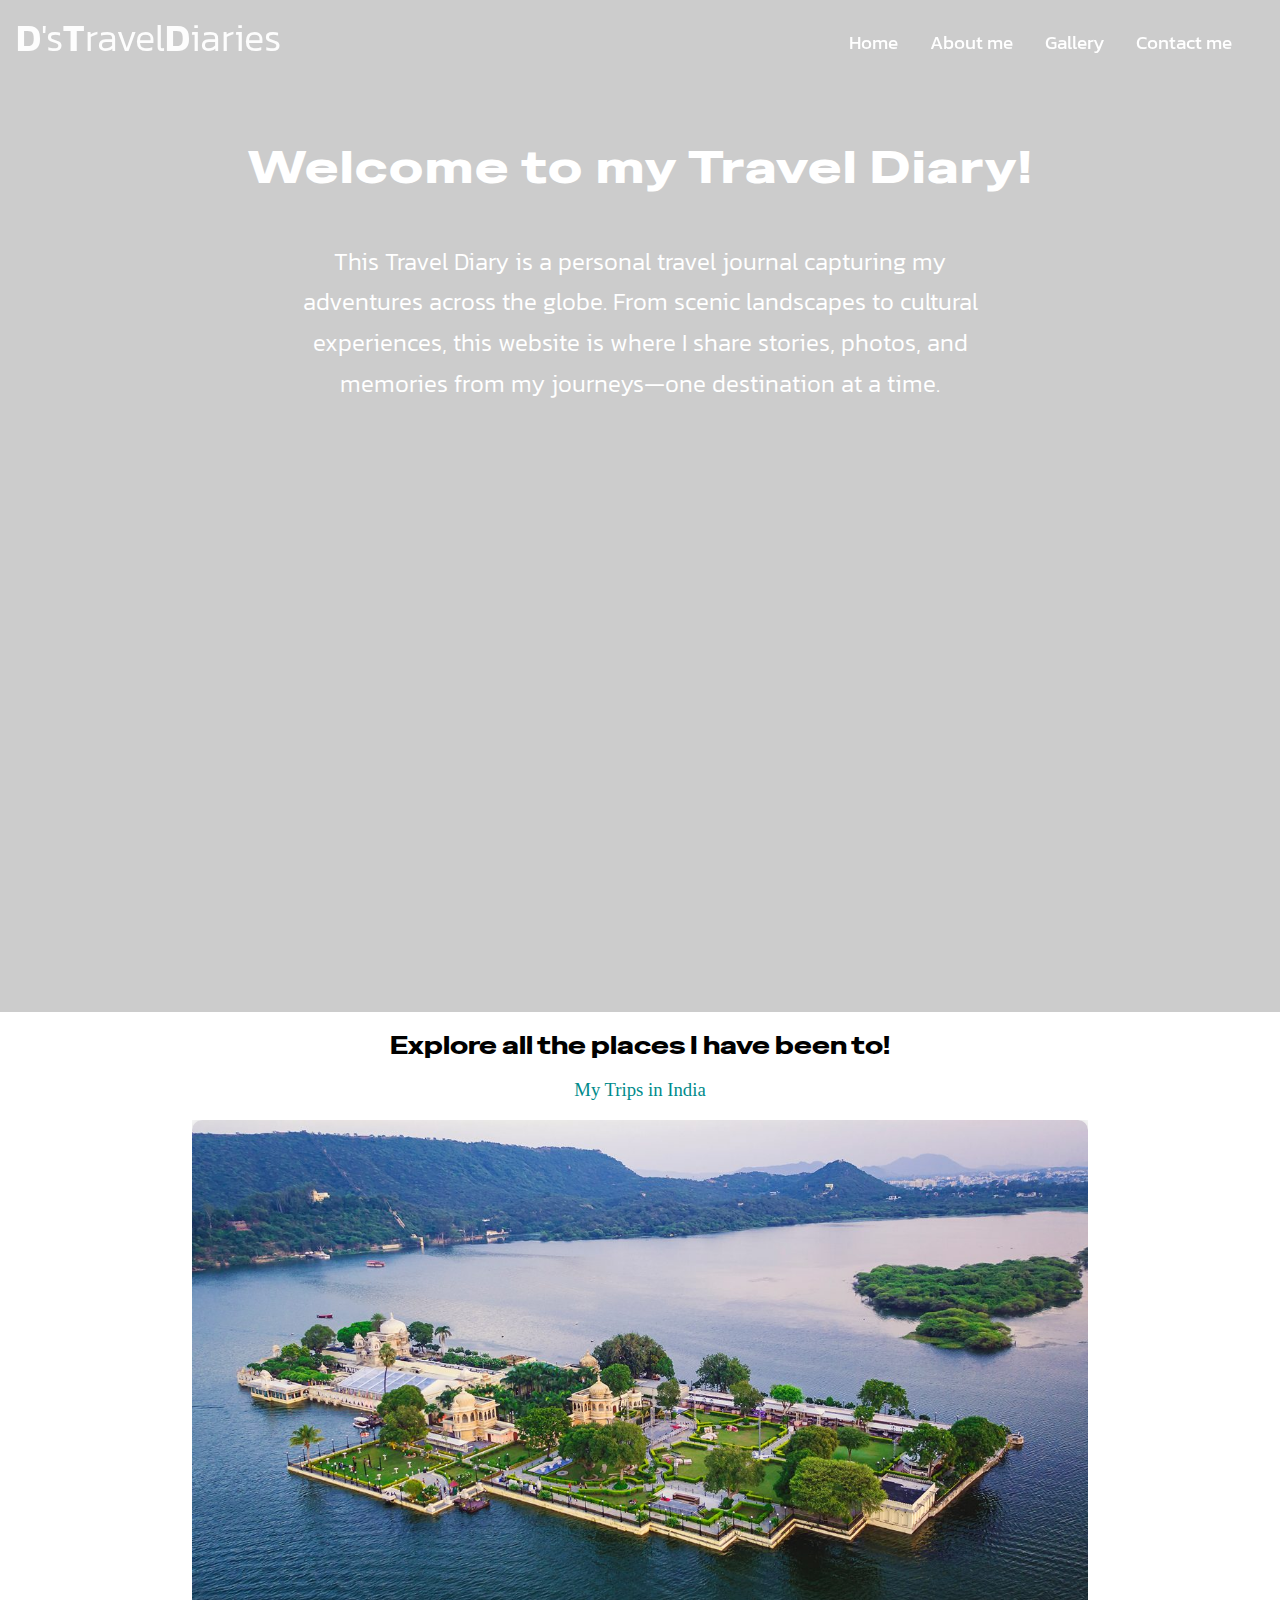
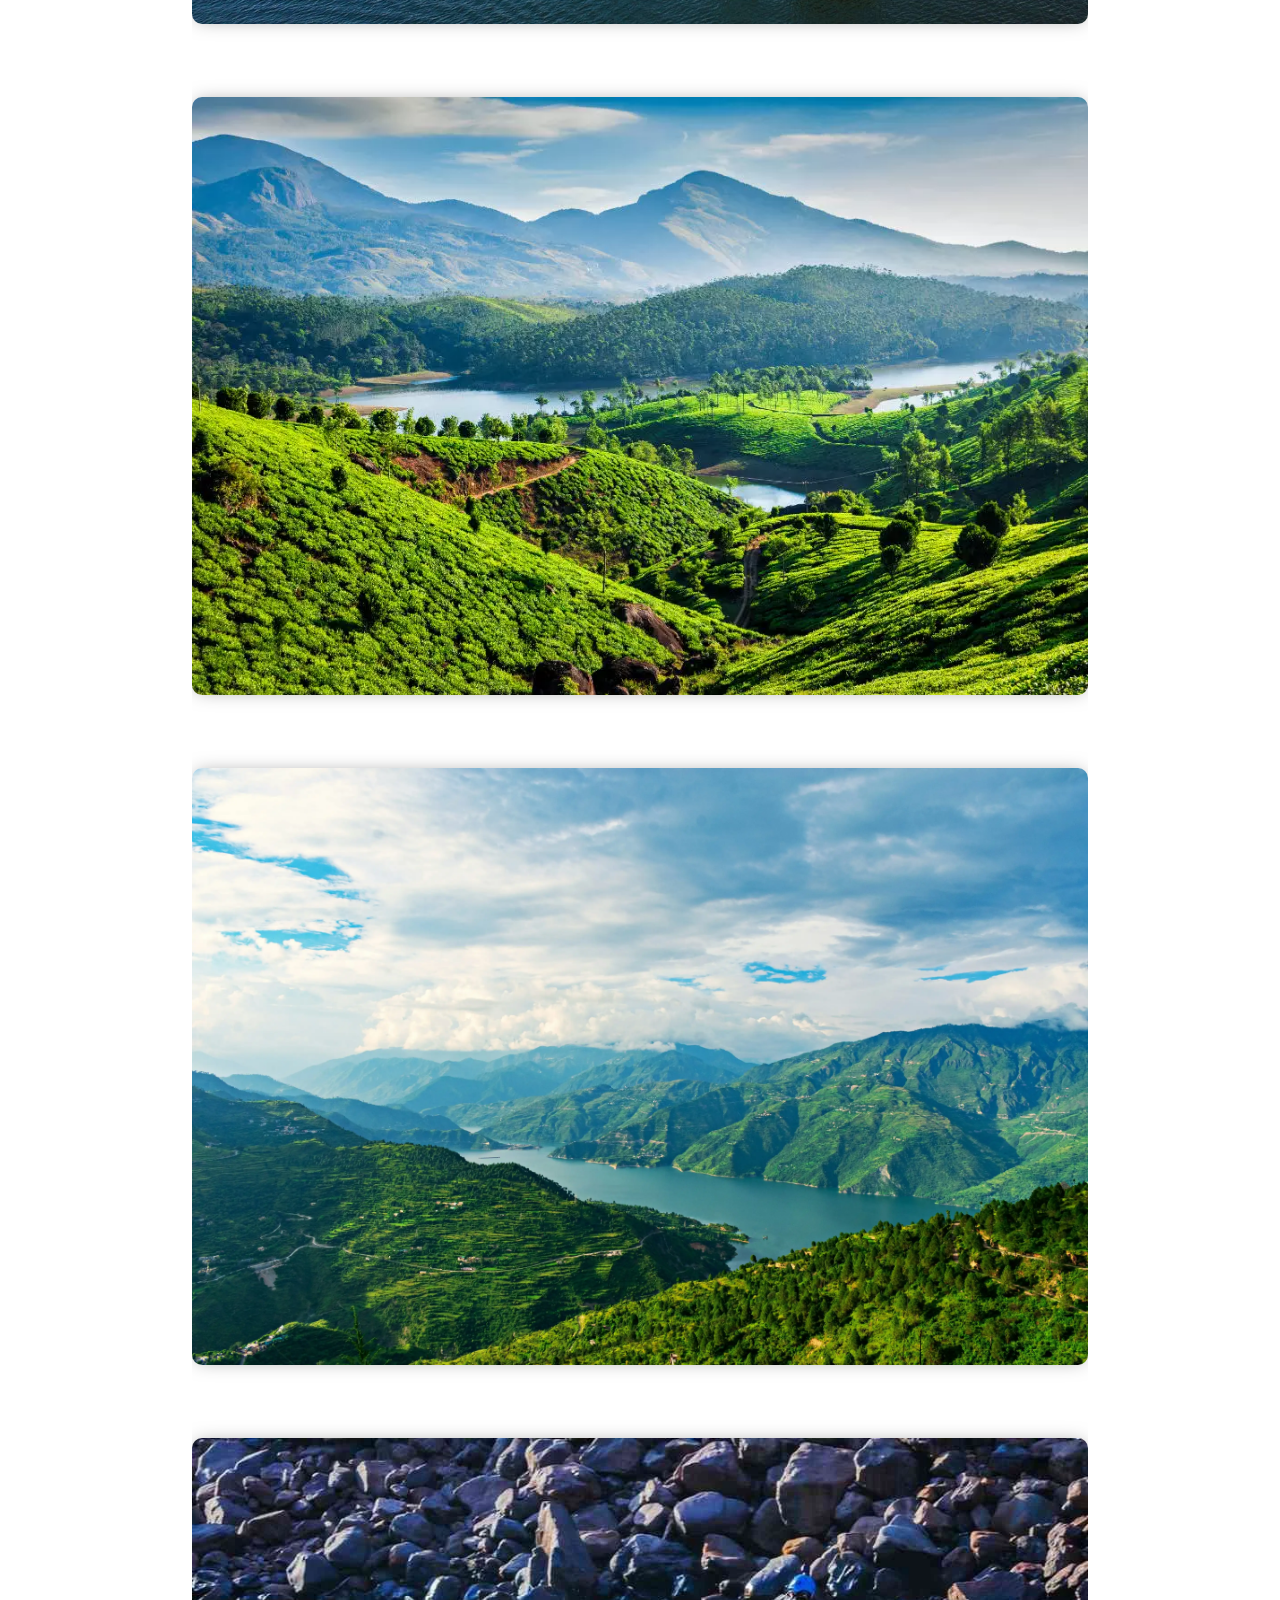
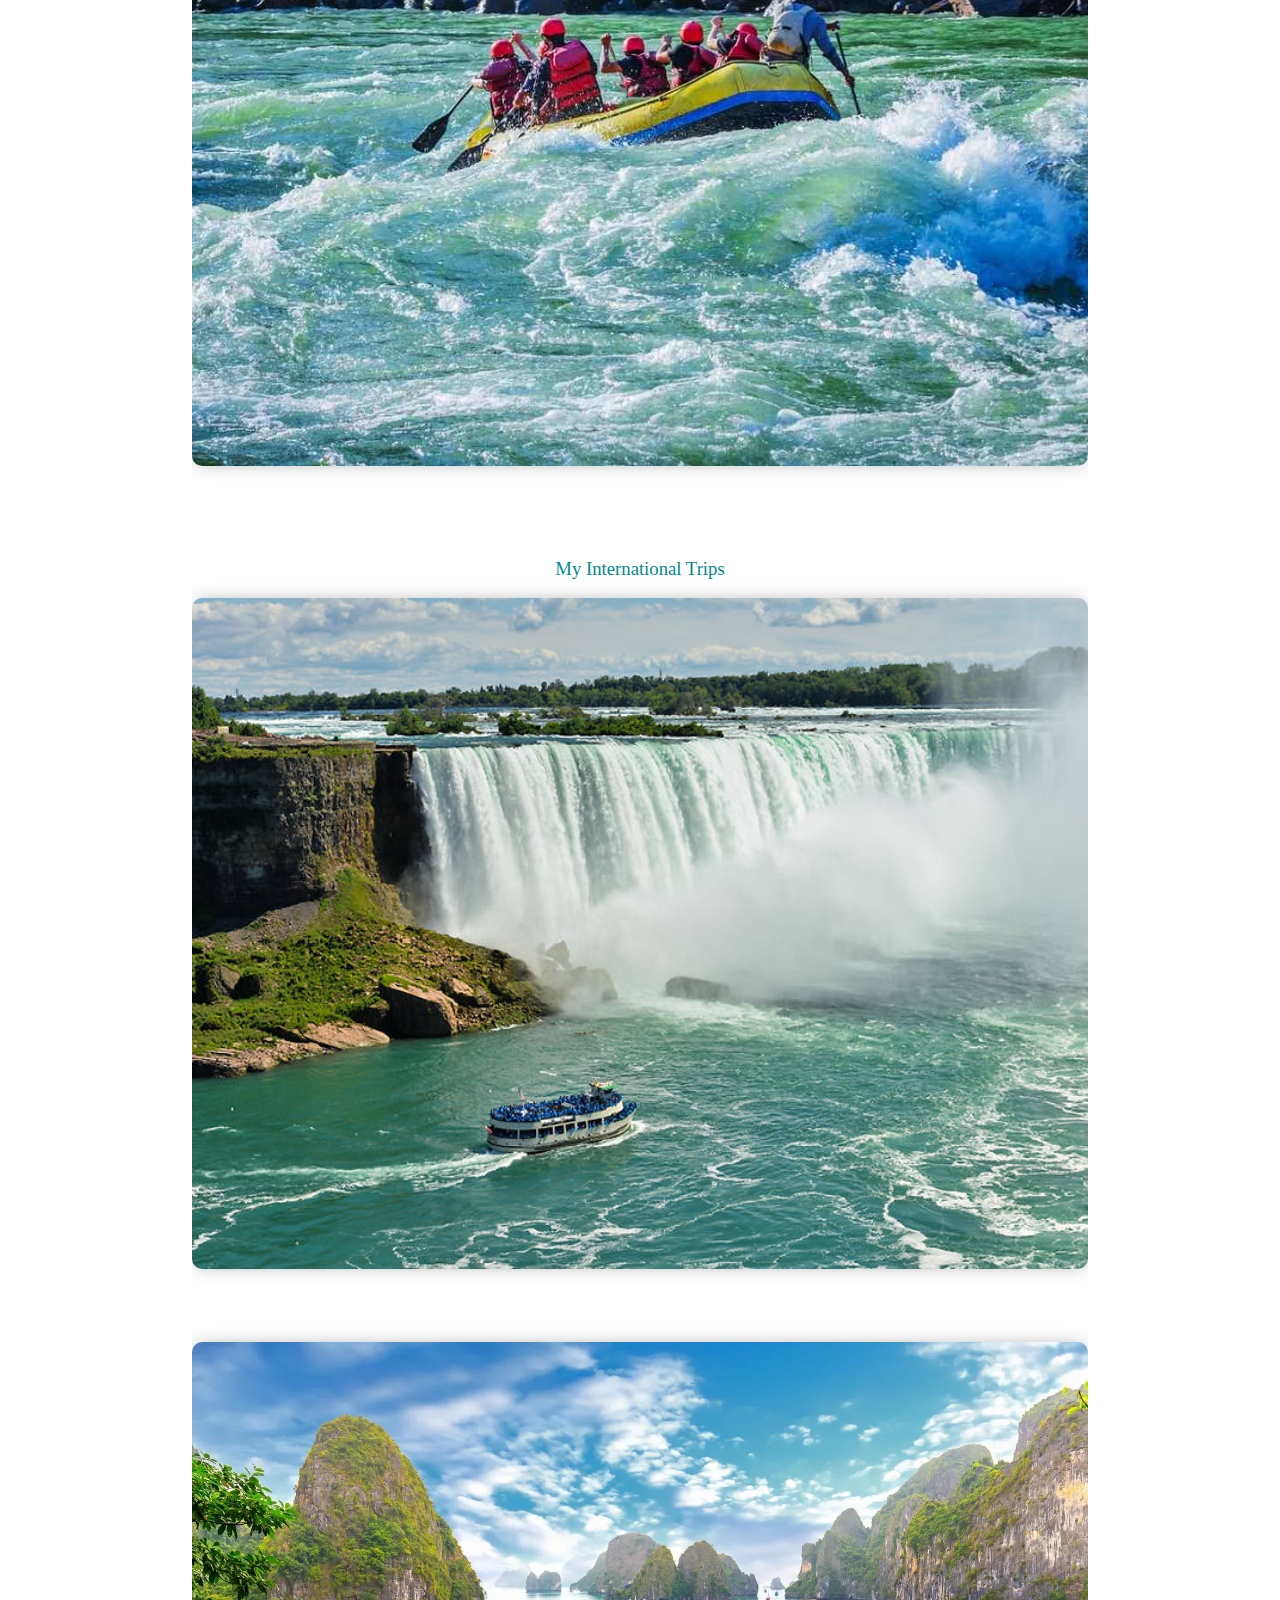
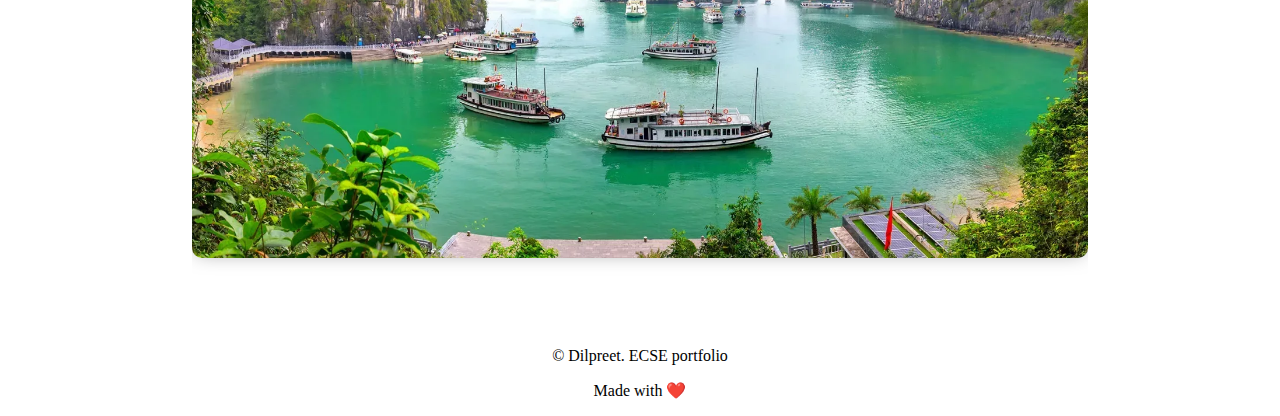
<file: index.html>
<!DOCTYPE html>
<html lang="en">
<head>
    <meta charset="UTF-8">
    <meta name="viewport" content="width=device-width, initial-scale=1.0">

    <link rel="stylesheet" href="https://cdnjs.cloudflare.com/ajax/libs/font-awesome/6.7.2/css/all.min.css" integrity="sha512-Evv84Mr4kqVGRNSgIGL/F/aIDqQb7xQ2vcrdIwxfjThSH8CSR7PBEakCr51Ck+w+/U6swU2Im1vVX0SVk9ABhg==" crossorigin="anonymous" referrerpolicy="no-referrer" />

    <link rel="preconnect" href="https://fonts.googleapis.com">
    <link rel="preconnect" href="https://fonts.gstatic.com" crossorigin>
    <link href="https://fonts.googleapis.com/css2?family=Gravitas+One&family=Great+Vibes&family=Kanit:ital,wght@0,100;0,200;0,300;0,400;0,500;0,600;0,700;0,800;0,900;1,100;1,200;1,300;1,400;1,500;1,600;1,700;1,800;1,900&family=Lexend:wght@100..900&family=Special+Gothic+Expanded+One&display=swap" rel="stylesheet">
    <link href="style.css" rel="stylesheet">
    <link href="style2.css" rel="stylesheet">
    <link href="responsive.css" rel="stylesheet">
    <title>Travel Diary</title>
</head>


<body style="background: white">
    <nav class="navbar">
        <div class="container flex">
        <a href="index.html" class="site-brand">D<span>'s</span>T<span>ravel</span>D<span>iaries</span></a>
        </div>
        <button type="button" id="navbar-show-btn" class="flex">
            <i class="fas fa-bars"></i>
        </button>
        <div id="navbar-collapse">
            <button type="button" id="navbar-close-btn" class="flex">
                <i class="fas fa-times"></i>
            </button>
            <ul class="navbar-nav">
                <li class="nav-item">
                    <a href="index.html" class="nav-link">Home</a>
                </li>
                <li class="nav-item">
                    <a href="aboutme.html" class="nav-link">About me</a>
                </li>
                <li class="nav-item">
                    <a href="gallery.html" class="nav-link">Gallery</a>
                </li>
                <li class="nav-item">
                    <a href="contact.html" class="nav-link">Contact me</a>
                </li>
            </ul>
        </div>
    </nav>

    <header class="flex">
        <div class="container">
            <div id="Header-Title" style="text-align: center;">
                <h1 class="special-gothic-expanded-one-regular">Welcome to my Travel Diary!</h1>
                <p class="kanit-thin">This Travel Diary is a personal travel journal capturing my adventures across the globe. From scenic landscapes to cultural experiences, this website is where I share stories, photos, and memories from my journeys—one destination at a time.

                </p>
                <!-- <button class="special-gothic-expanded-one-regular">Popular Blogs</button> -->
            </div>
        </div>
    </header>

    <div class="Content Places">
        <h2 class="special-gothic-expanded-one-regular" style="text-align: center; color: black">Explore all the places I have been to!</h2>
        <div  style="text-align: center; font-family: 'Lucida Sans', 'Lucida Sans Regular', 'Lucida Grande', 'Lucida Sans Unicode', Geneva, Verdana, sans-serif">
            <h3 style="color: darkcyan; font-family: fantasy; font-weight: lighter;">My Trips in India</h3>
        </div>
        <!-- <div class="kanit-regular" style="text-align: center;">
            <h3>My International Trips</h3>
        </div> -->

    </div>

    <div class="featured-wrapper">

    <div class="featured-item my-2 shadow" >
        <a href="udaipur.html" >
        <img src="images/udaipur.jpeg" alt="udaipur" class="contentpics" >
        <div class="featured-item-content">
            <span>
                <i class="fas-fa-map-marker-alt" style="color: azure;">Udaipur, India</i>
            </span>
        </a>
        </div>

        <a href="kerala.html" >
        <img src="images/kerala.webp" alt="kerala" class="contentpics">
        
        <div class="featured-item-content">
            <span>
                <i class="fas-fa-map-marker-alt" style="color: azure;">Kerala, India</i>
            </span>
        </a>
        </div>

        <a href="uttar.html" class="contentpics">
        <img src="images/uttarakhand.webp" alt="uttarakhand" class="contentpics">
        <div class="featured-item-content">
            <span>
                <i class="fas-fa-map-marker-alt" style="color: azure;">Uttarkhand, India</i>
            </span>
        </a>
        </div>

        <a href="hp.html">
        <img src="images/manali.webp" alt="Himachal Pradesh" class="contentpics">
        <div class="featured-item-content">
            <span>
                <i class="fas-fa-map-marker-alt" style="color: azure;">Himachal Pradesh, India</i>
            </span>
        </a>
        </div>

        <div class="Content Places">
            <div class="gravitas-one-regular" style="text-align: center; font-family: 'Lucida Sans', 'Lucida Sans Regular', 'Lucida Grande', 'Lucida Sans Unicode', Geneva, Verdana, sans-serif; font-weight: lighter;">
                <h3 style="color: darkcyan; font-family: fantasy; font-weight: lighter;">My International Trips</h3>
            </div>
            
        </div>
        <a href="us.html">
        <img src="images/usa2.jpg" alt="USA" class="contentpics">
        
        <div class="featured-item-content">
            <span>
                <i class="fas-fa-map-marker-alt" style="color: azure;">United States of America</i>
            </span>
        </a>
        </div>

        <a href="vietnam.html">
        <img src="images/vietnam.webp" alt="Vietnam" class="contentpics">
        <div class="featured-item-content">
            <span>
                <i class="fas-fa-map-marker-alt" style="color: azure;">Vietnam</i>
            </span>
        </div>
    </a>
    </div>

    </div>

    <footer>
        <p style="color: black; text-align: center;">&copy; Dilpreet. ECSE portfolio</p>
        <p style="color: black; text-align: center;">Made with ❤️</p>
      </footer>
    <script src="script.js"></script>
</body>
</html>
</file>
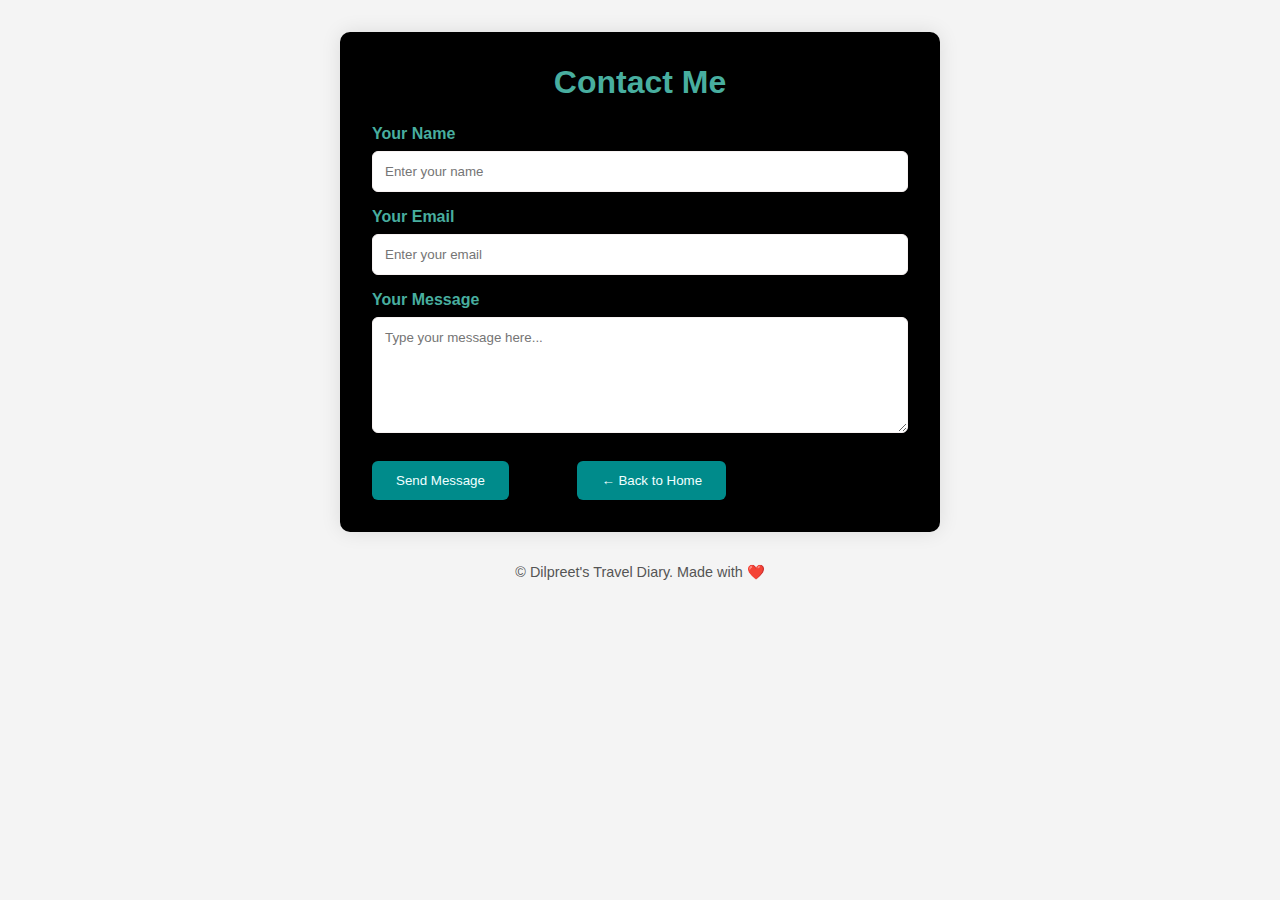
<file: contact.html>
<!DOCTYPE html>
<html lang="en">
<head>
  <meta charset="UTF-8" />
  <meta name="viewport" content="width=device-width, initial-scale=1.0" />
  <title>Contact Me</title>
  <link rel="stylesheet" href="about.css" />
  <style>
    * {
      box-sizing: border-box;
      margin: 0;
      padding: 0;
      font-family: 'Segoe UI', Tahoma, Geneva, Verdana, sans-serif;
    }

    body {
      background-color: #f4f4f4;
      color: #48ae9f;
      padding: 2rem;
    }

    .container {
      max-width: 600px;
      margin: auto;
      background: rgb(0, 0, 0);
      padding: 2rem;
      border-radius: 10px;
      box-shadow: 0 0 20px rgba(0,0,0,0.1);
    }

    h1 {
      text-align: center;
      margin-bottom: 1.5rem;
    }

    label {
      display: block;
      margin-top: 1rem;
      margin-bottom: 0.5rem;
      font-weight: bold;
    }

    input, textarea {
      width: 100%;
      padding: 0.75rem;
      border: 1px solid #f8f3f3;
      border-radius: 6px;
      resize: vertical;
    }

    button {
      margin-top: 1.5rem;
      padding: 0.75rem 1.5rem;
      background-color: darkcyan;
      color: white;
      border: none;
      border-radius: 6px;
      cursor: pointer;
      transition: background 0.3s ease;
    }

    button:hover {
      background-color: #006d6d;
    }

    .back-home {
      display: inline-block;
      margin-top: 1rem;
      padding: 0.5rem 1rem;
      background-color: #f2f2f2;
      color: #bfb2b2;
      text-decoration: none;
      border-radius: 5px;
      transition: background 0.3s ease;
    }

    .back-home:hover {
      background-color: #000000;
    }

    .footer {
      text-align: center;
      margin-top: 2rem;
      font-size: 0.9rem;
      color: #555;
    }

    .footer span {
      color: red;
    }
  </style>
</head>
<body>

  <div class="container">
    <h1>Contact Me</h1>
    <form action="https://formspree.io/f/mblorzov" method="POST">
      <label for="name">Your Name</label>
      <input type="text" id="name" name="name" placeholder="Enter your name" required />

      <label for="email">Your Email</label>
      <input type="email" id="email" name="email" placeholder="Enter your email" required />

      <label for="message">Your Message</label>
      <textarea id="message" name="message" rows="6" placeholder="Type your message here..." required></textarea>

      <button type="submit">
        <a href="/index.html" style="text-decoration: none; color:azure">Send Message</a>
      </button>

      <button style="margin-left: 4rem;">
      <a href="/index.html" style="text-decoration: none; color:azure">← Back to Home</a>
    </button>
    </form>

  
    
  </div>

  <div class="footer">
    &copy; Dilpreet's Travel Diary. Made with <span>❤️</span>
  </div>

</body>
</html>
</file>
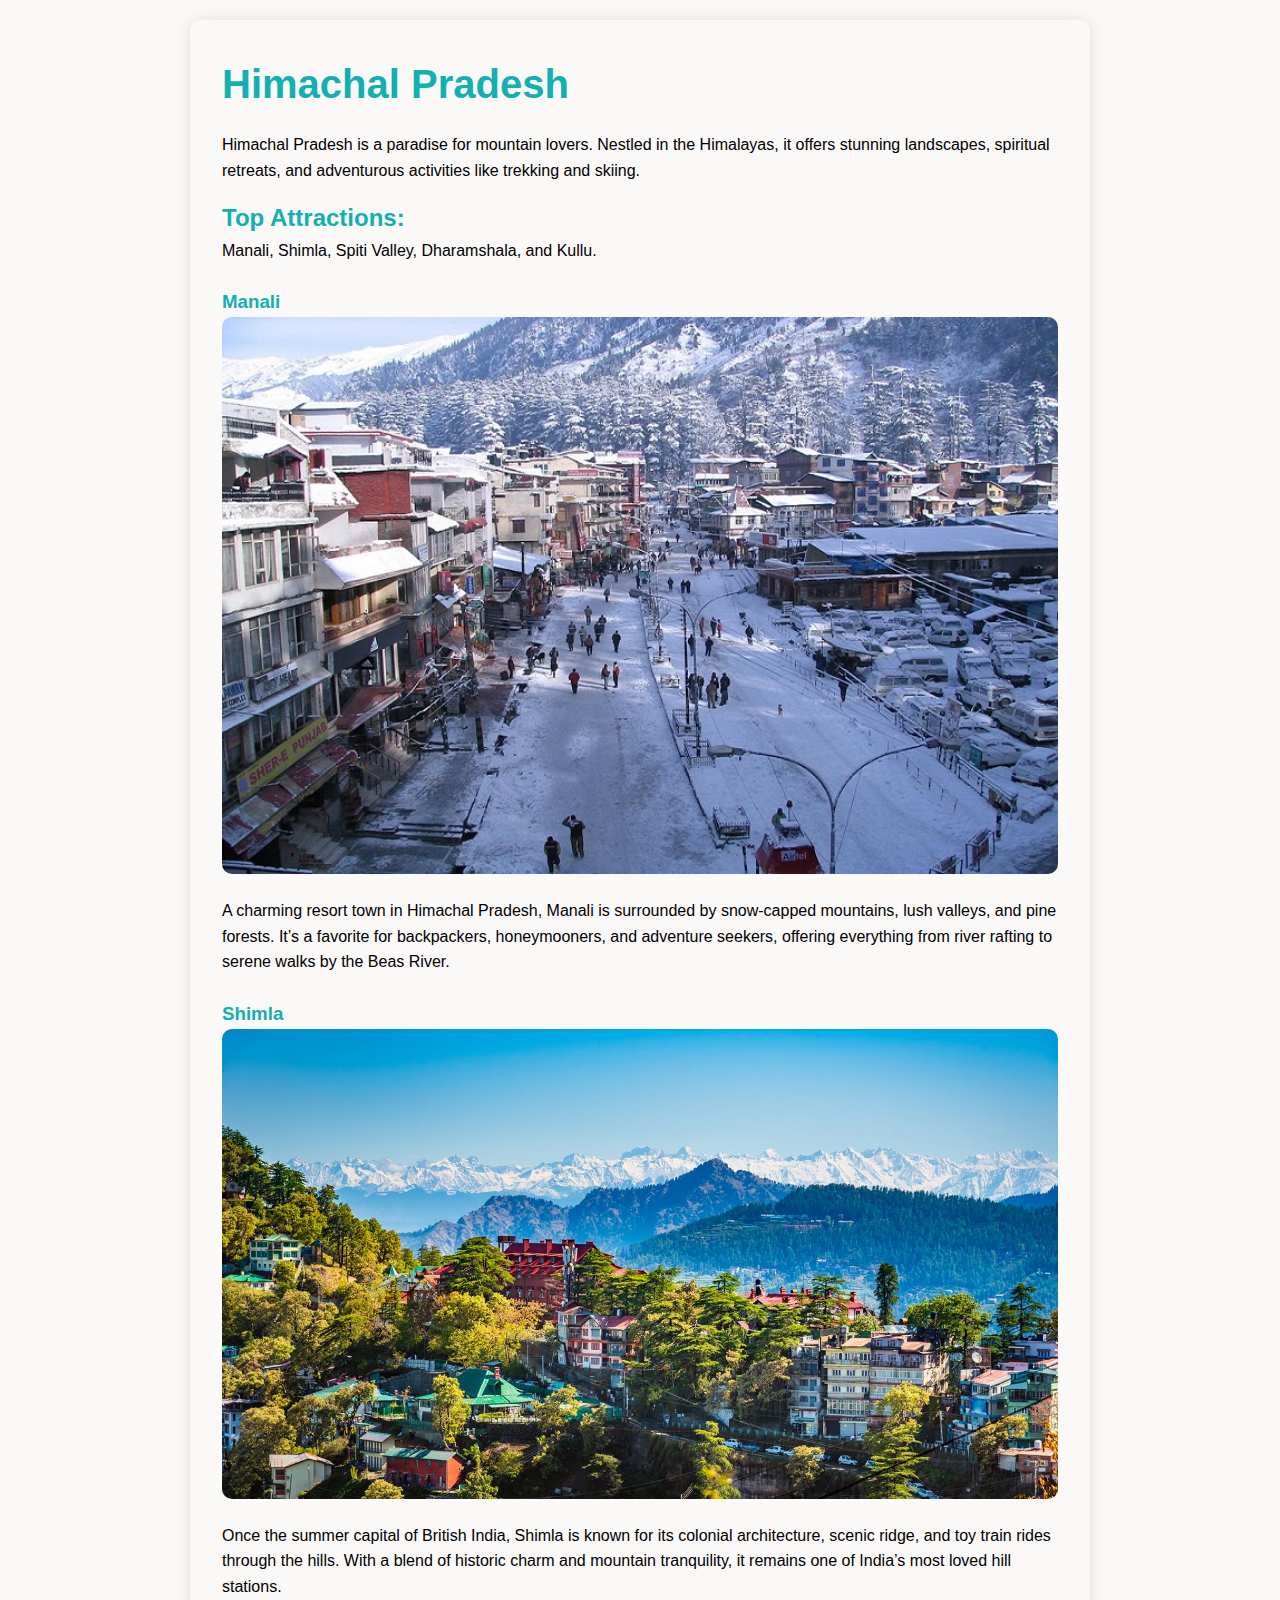
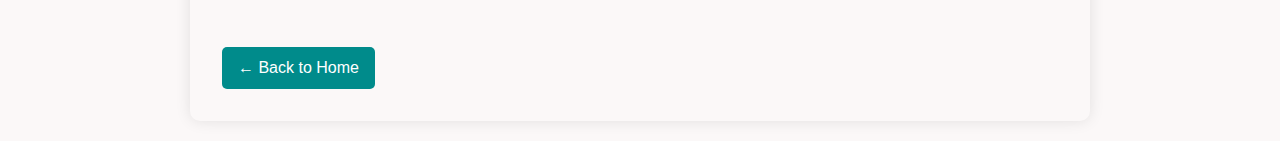
<file: hp.html>
<!-- Similar structure, different content -->
<!DOCTYPE html>
<html lang="en">
<head>
  <meta charset="UTF-8" />
  <meta name="viewport" content="width=device-width, initial-scale=1.0"/>
  <title>Himachal Pradesh</title>
  <link rel="stylesheet" href="places.css" />
</head>
<body>


  <div>
  <div class="container">
    <h1>Himachal Pradesh</h1>
   
    <p>
      Himachal Pradesh is a paradise for mountain lovers. Nestled in the Himalayas, it offers stunning landscapes,
      spiritual retreats, and adventurous activities like trekking and skiing.
    </p>
    <h2>Top Attractions:</h2>
    <p>Manali, Shimla, Spiti Valley, Dharamshala, and Kullu.</p>

    <h3>Manali</h3>
    <img src="images/manali2.jpg">
    <p>A charming resort town in Himachal Pradesh, Manali is surrounded by snow-capped mountains, lush valleys, and pine forests. It’s a favorite for backpackers, honeymooners, and adventure seekers, offering everything from river rafting to serene walks by the Beas River.</p>
    <h3>Shimla</h3>
    <img src="images/shimla.jpeg">
    <p>Once the summer capital of British India, Shimla is known for its colonial architecture, scenic ridge, and toy train rides through the hills. With a blend of historic charm and mountain tranquility, it remains one of India’s most loved hill stations.</p>
    
    <a href="index.html" class="back-link">← Back to Home</a>
  </div>
</div>
</body>
</html>
</file>
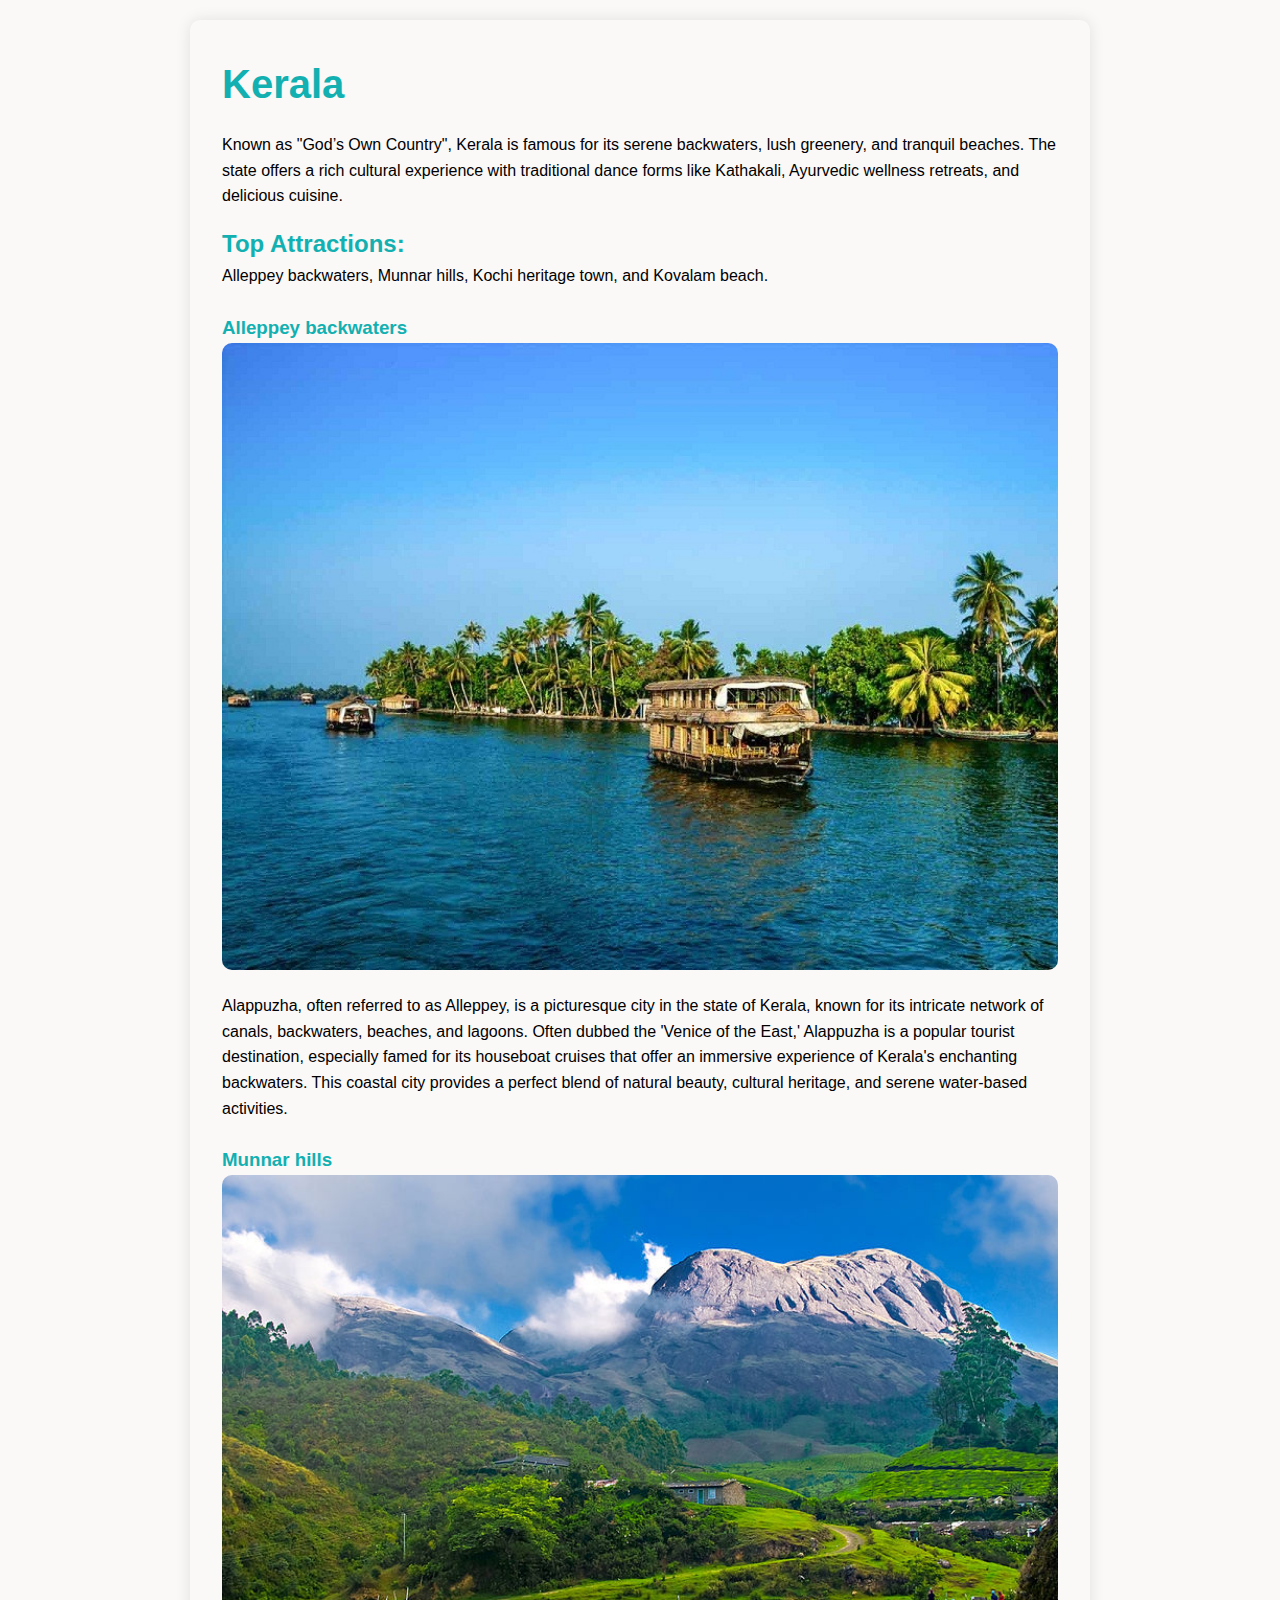
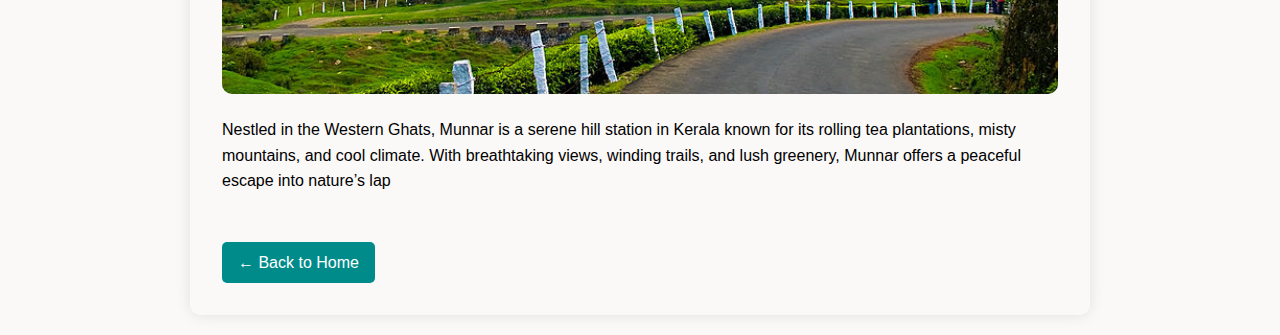
<file: kerala.html>
<!DOCTYPE html>
<html lang="en">
<head>
  <meta charset="UTF-8" />
  <meta name="viewport" content="width=device-width, initial-scale=1.0"/>
  <title>Kerala</title>
  <link rel="stylesheet" href="places.css" />
</head>
<body>
  <div class="container">
    <h1>Kerala</h1>
    
    <p>
      Known as "God’s Own Country", Kerala is famous for its serene backwaters, lush greenery, and tranquil beaches.
      The state offers a rich cultural experience with traditional dance forms like Kathakali, Ayurvedic wellness retreats, and delicious cuisine.
    </p>
    <h2>Top Attractions:</h2>
    <p>Alleppey backwaters, Munnar hills, Kochi heritage town, and Kovalam beach.</p>

    <h3>Alleppey backwaters</h3>
    <div>
    <img src="images/allepy.jpg">
    </div>
    <p>Alappuzha, often referred to as Alleppey, is a picturesque city in the state of Kerala, known for its intricate network of canals, backwaters, beaches, and lagoons. Often dubbed the 'Venice of the East,' Alappuzha is a popular tourist destination, especially famed for its houseboat cruises that offer an immersive experience of Kerala's enchanting backwaters. This coastal city provides a perfect blend of natural beauty, cultural heritage, and serene water-based activities.</p>
    <h3>Munnar hills</h3>
    <div>
    <img src="images/Munnar.jpg">
    </div>
    <p>Nestled in the Western Ghats, Munnar is a serene hill station in Kerala known for its rolling tea plantations, misty mountains, and cool climate. With breathtaking views, winding trails, and lush greenery, Munnar offers a peaceful escape into nature’s lap</p>
    
    <a href="index.html" class="back-link">← Back to Home</a>
  </div>
</body>
</html>
</file>
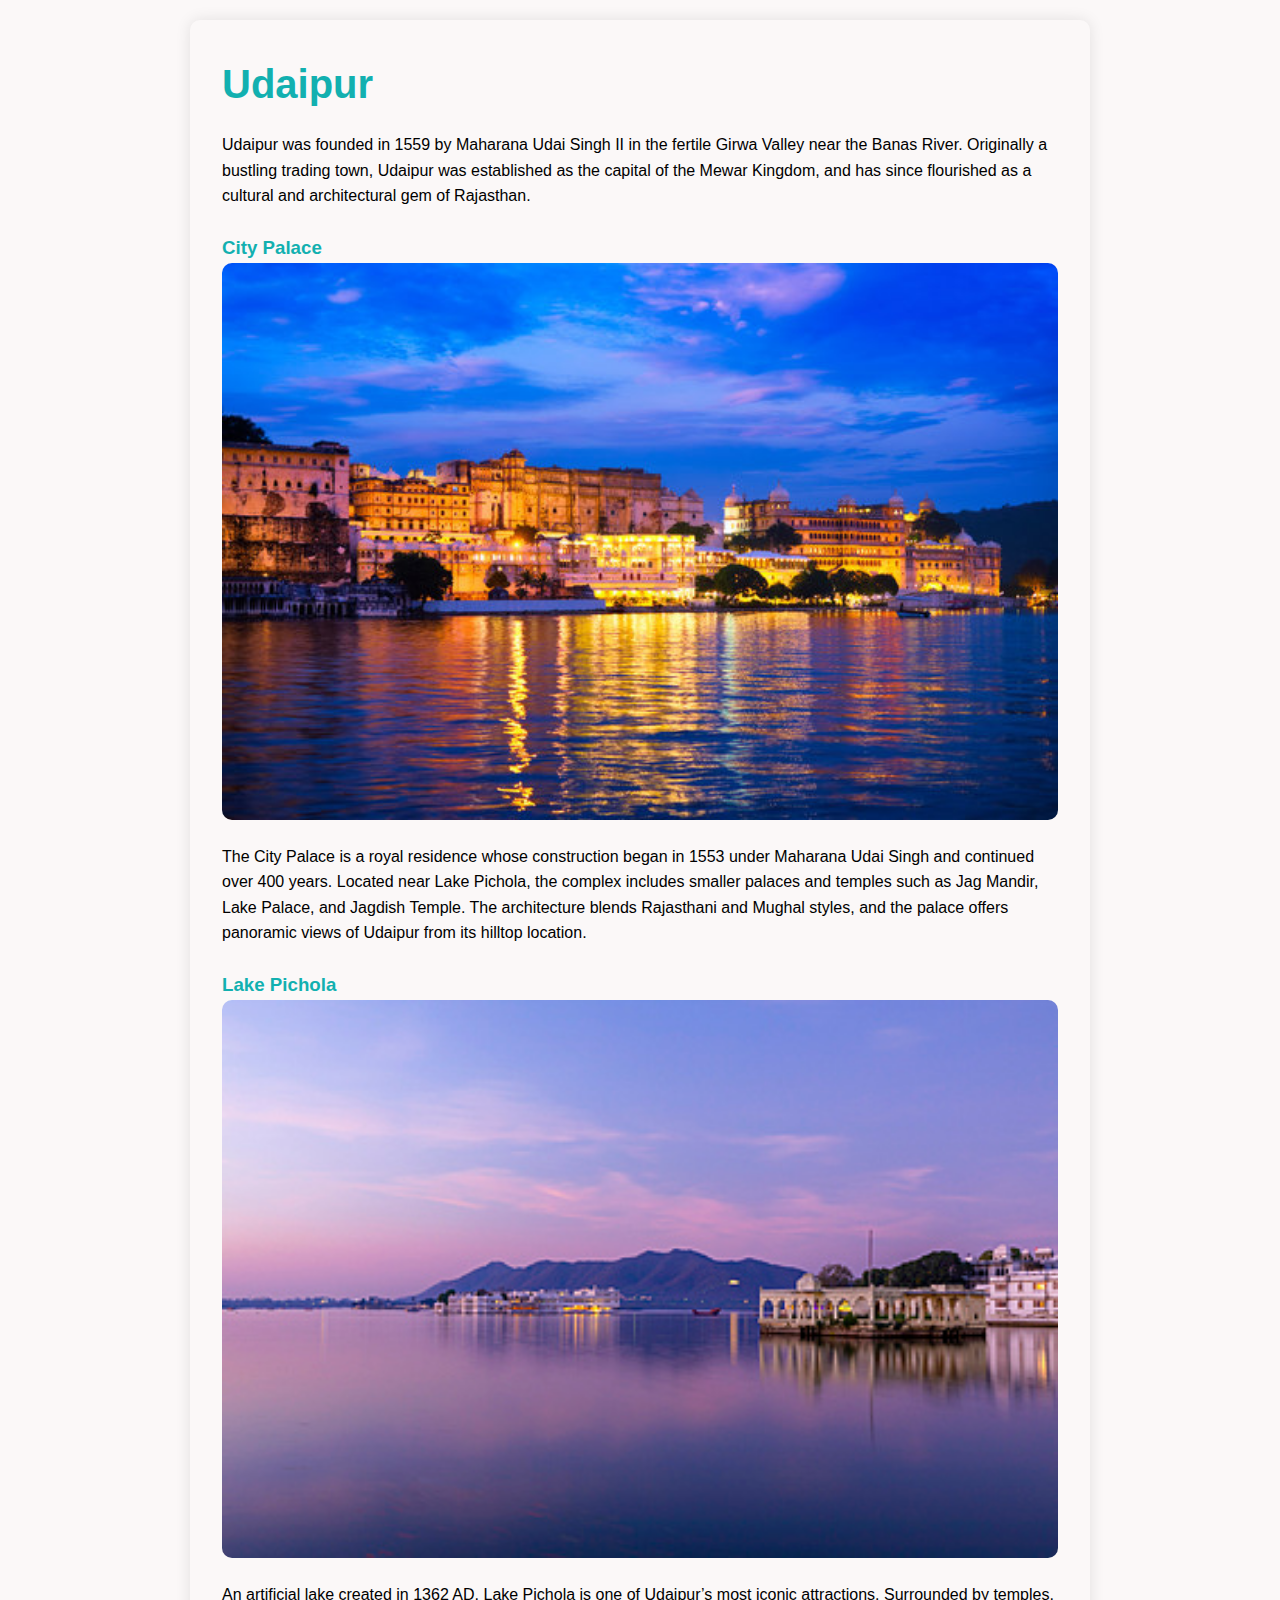
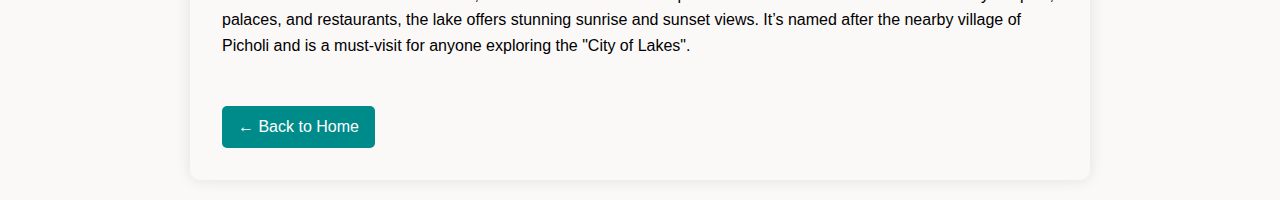
<file: udaipur.html>
<!DOCTYPE html>
<html lang="en">
<head>
  <meta charset="UTF-8" />
  <meta name="viewport" content="width=device-width, initial-scale=1.0"/>
  <title>Udaipur</title>
  <link rel="stylesheet" href="places.css" />
</head>
<body>


<div>
  <div class="container">
    <h1>Udaipur</h1>
    <p>
      Udaipur was founded in 1559 by Maharana Udai Singh II in the fertile Girwa Valley near the Banas River.
      Originally a bustling trading town, Udaipur was established as the capital of the Mewar Kingdom, and has since flourished as a cultural and architectural gem of Rajasthan.
    </p>

    <h3>City Palace</h3>
    <img src="images/citypalace.jpg" alt="City Palace Udaipur">
    <p>
      The City Palace is a royal residence whose construction began in 1553 under Maharana Udai Singh and continued over 400 years.
      Located near Lake Pichola, the complex includes smaller palaces and temples such as Jag Mandir, Lake Palace, and Jagdish Temple.
      The architecture blends Rajasthani and Mughal styles, and the palace offers panoramic views of Udaipur from its hilltop location.
    </p>

    <h3>Lake Pichola</h3>
    <img src="images/pichola.jpg" alt="Lake Pichola">
    <p>
      An artificial lake created in 1362 AD, Lake Pichola is one of Udaipur’s most iconic attractions.
      Surrounded by temples, palaces, and restaurants, the lake offers stunning sunrise and sunset views.
      It’s named after the nearby village of Picholi and is a must-visit for anyone exploring the "City of Lakes".
    </p>

    
    <a href="index.html" class="back-link">← Back to Home</a>
  </div>
</div>
</body>
</html>
</file>
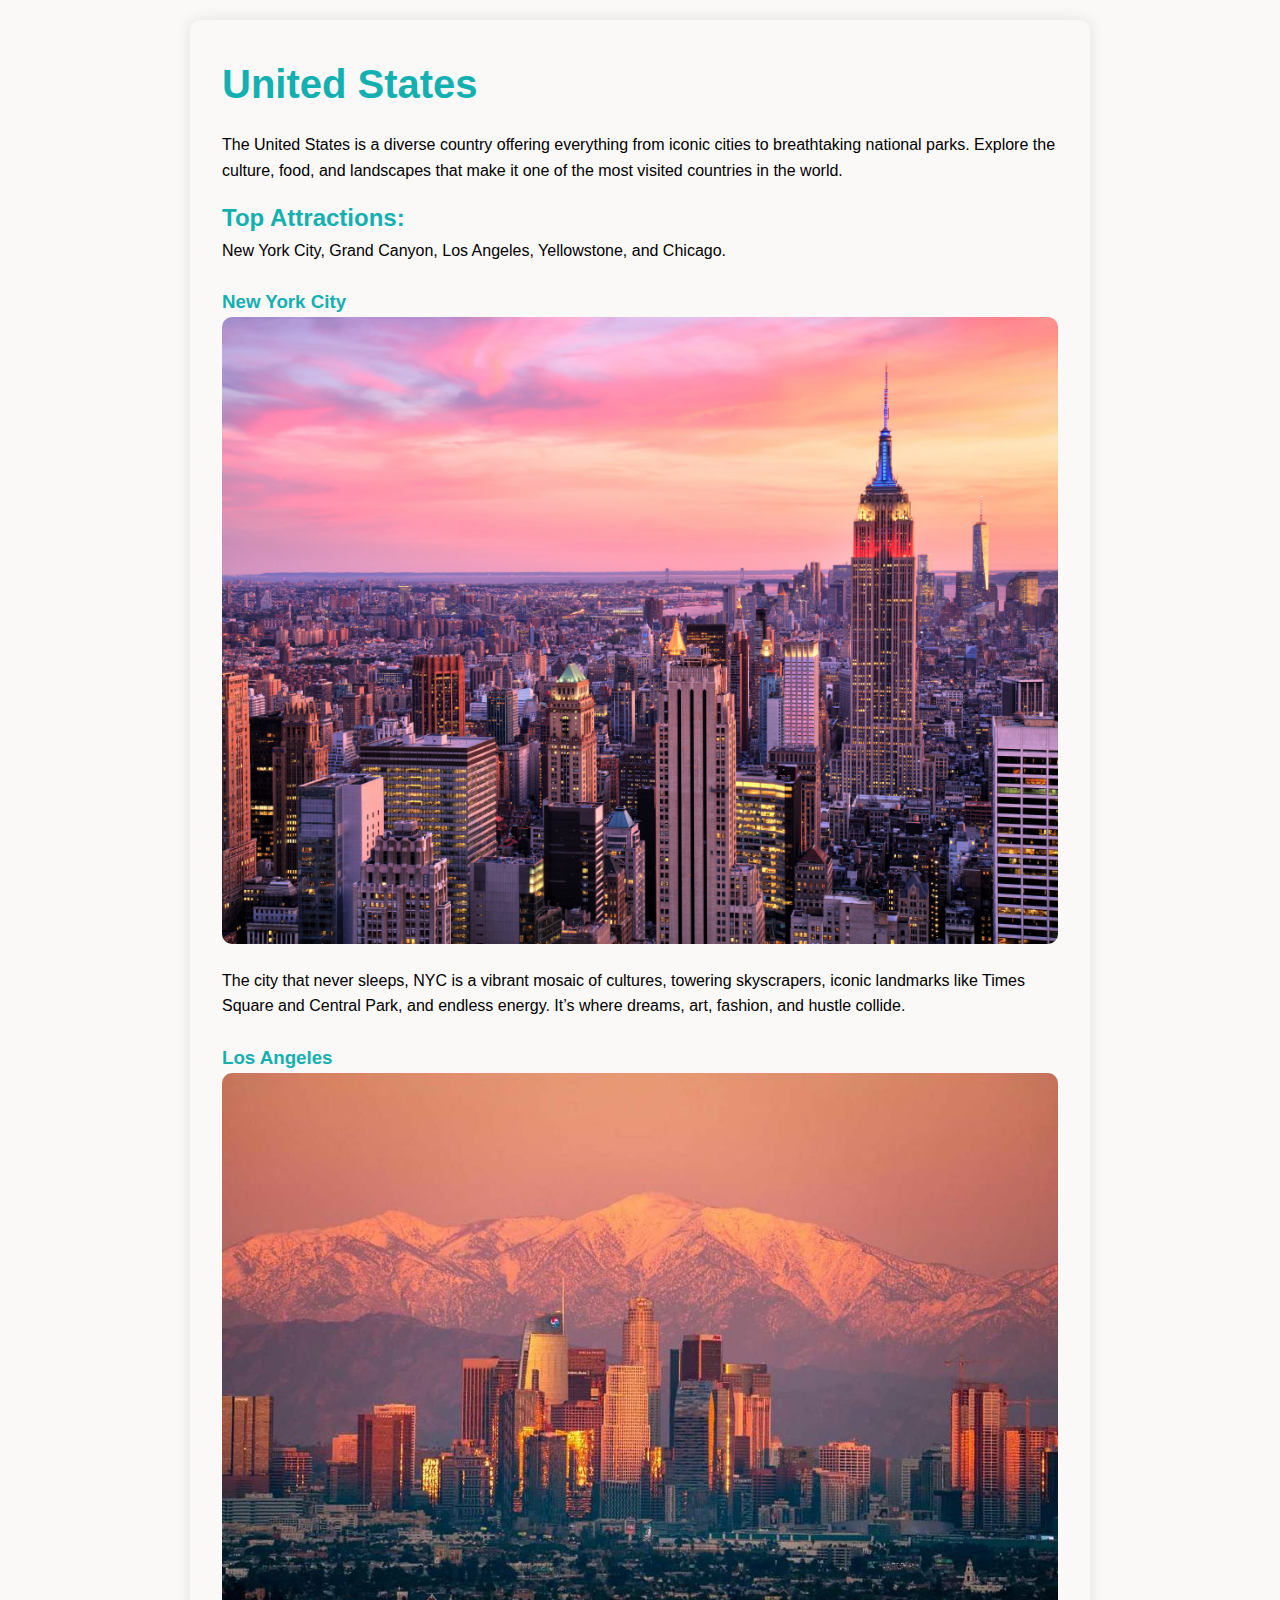
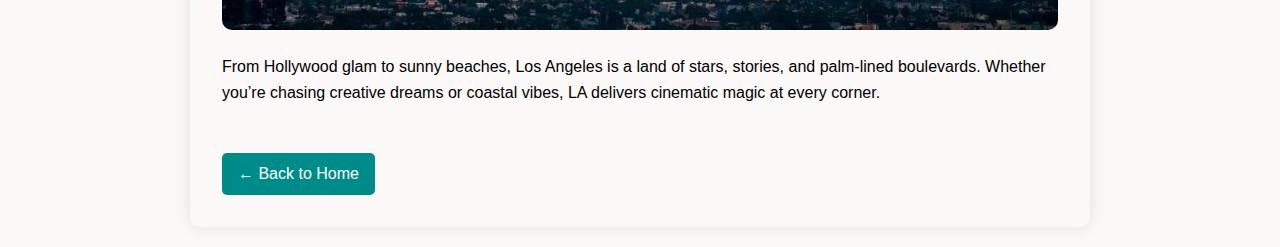
<file: us.html>
<!DOCTYPE html>
<html lang="en">
<head>
  <meta charset="UTF-8" />
  <meta name="viewport" content="width=device-width, initial-scale=1.0"/>
  <title>United States</title>
  <link rel="stylesheet" href="places.css" />
</head>
<body>

<div>
  <div class="container">
    <h1>United States</h1>

    <p>
      The United States is a diverse country offering everything from iconic cities to breathtaking national parks.
      Explore the culture, food, and landscapes that make it one of the most visited countries in the world.
    </p>
    <h2>Top Attractions:</h2>
    <p>New York City, Grand Canyon, Los Angeles, Yellowstone, and Chicago.</p>
    <h3>New York City</h3>
    <img src="images/nyc.avif">
    <p>The city that never sleeps, NYC is a vibrant mosaic of cultures, towering skyscrapers, iconic landmarks like Times Square and Central Park, and endless energy. It’s where dreams, art, fashion, and hustle collide.</p>
    <h3>Los Angeles</h3>
    <img src="images/la.jpg">
    <p>From Hollywood glam to sunny beaches, Los Angeles is a land of stars, stories, and palm-lined boulevards. Whether you’re chasing creative dreams or coastal vibes, LA delivers cinematic magic at every corner.</p>
    
    <a href="index.html" class="back-link">← Back to Home</a>
  </div>
</div>
</body>
</html>
</file>
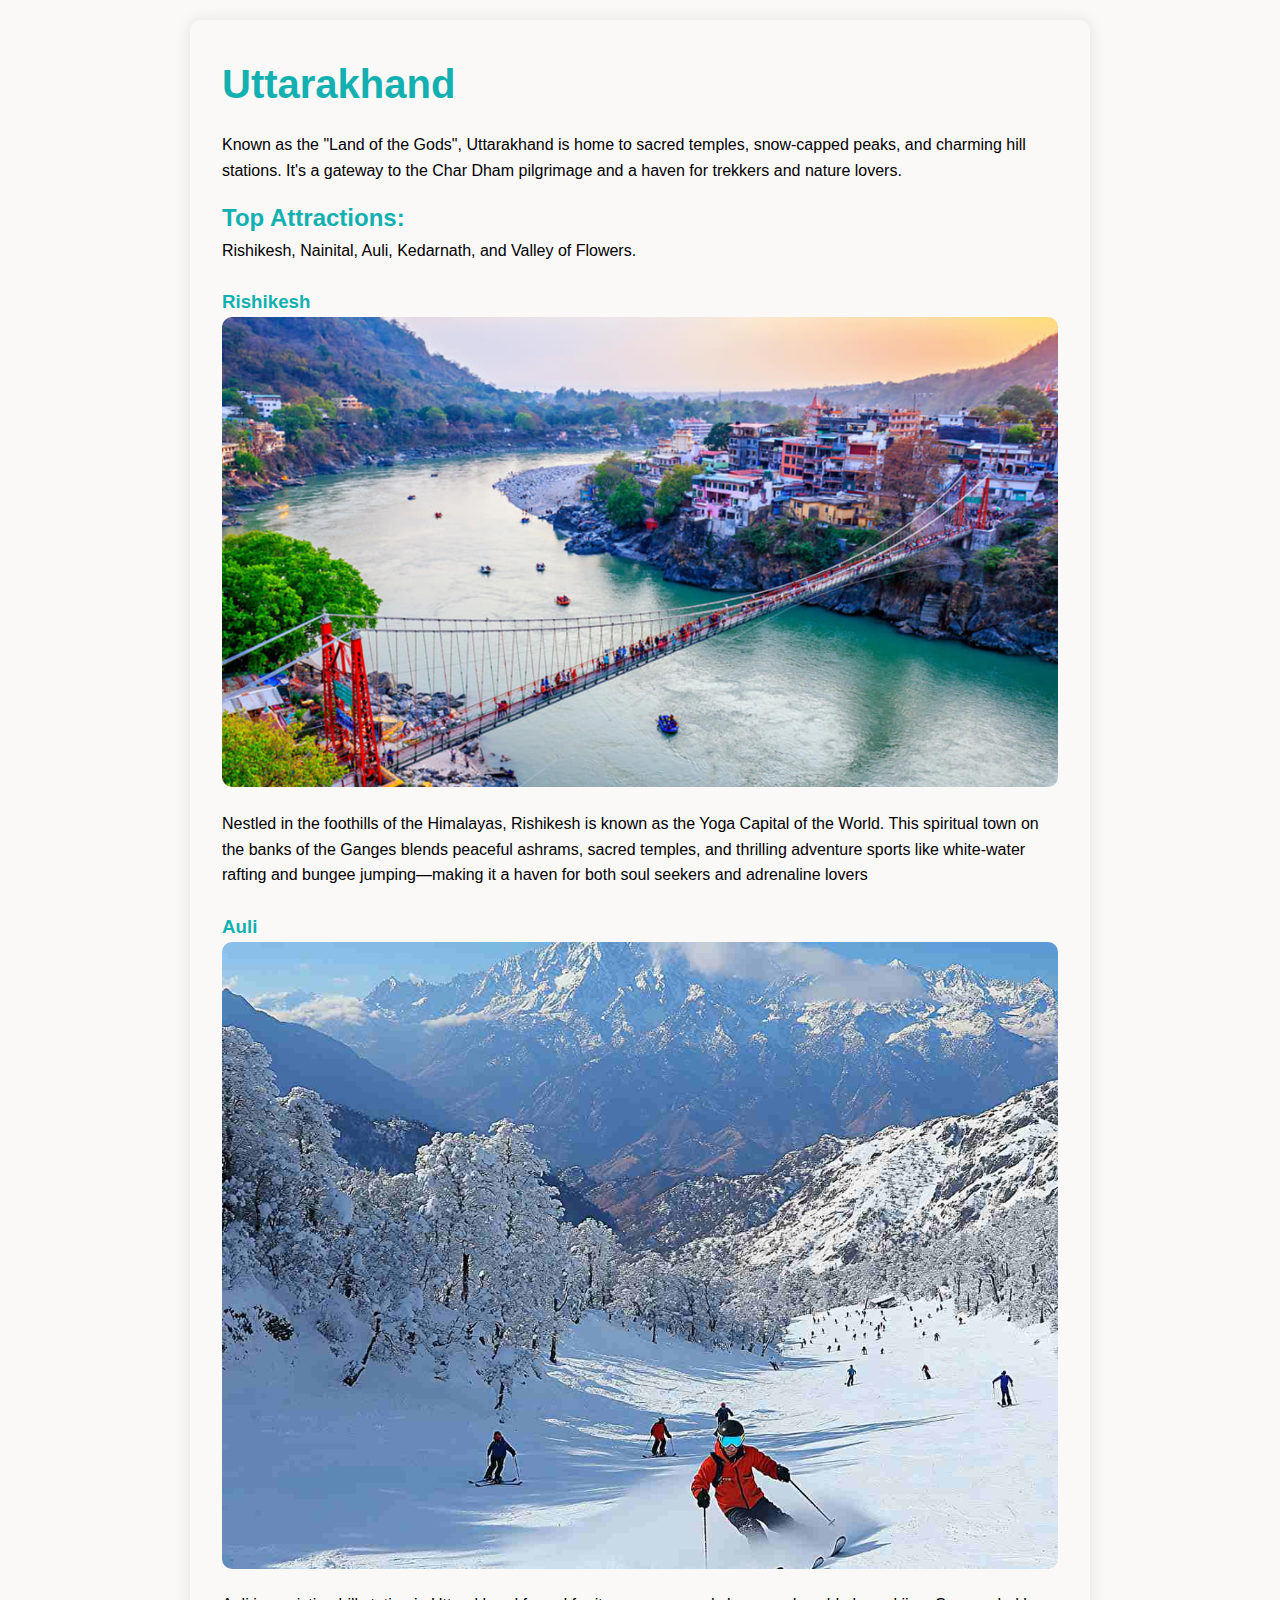
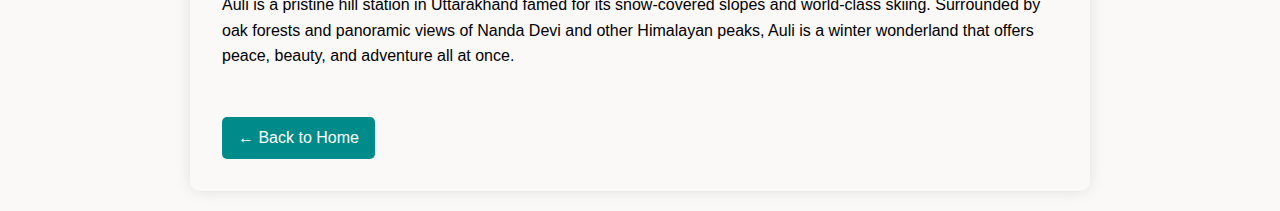
<file: uttar.html>
<!DOCTYPE html>
<html lang="en">
<head>
  <meta charset="UTF-8" />
  <meta name="viewport" content="width=device-width, initial-scale=1.0"/>
  <title>Uttarakhand</title>
  <link rel="stylesheet" href="places.css" />
</head>
<body>
 
  <div>
  <div class="container">
    <h1>Uttarakhand</h1>
    
    <p>
      Known as the "Land of the Gods", Uttarakhand is home to sacred temples, snow-capped peaks, and charming hill stations.
      It's a gateway to the Char Dham pilgrimage and a haven for trekkers and nature lovers.
    </p>
    <h2>Top Attractions:</h2>
    <p>Rishikesh, Nainital, Auli, Kedarnath, and Valley of Flowers.</p>
    <h3>Rishikesh</h3>
    <img src="images/rishi.jpg">
    <p>Nestled in the foothills of the Himalayas, Rishikesh is known as the Yoga Capital of the World. This spiritual town on the banks of the Ganges blends peaceful ashrams, sacred temples, and thrilling adventure sports like white-water rafting and bungee jumping—making it a haven for both soul seekers and adrenaline lovers</p>
    <h3>Auli</h3>
    <img src="images/auli.jpg">
    <p>Auli is a pristine hill station in Uttarakhand famed for its snow-covered slopes and world-class skiing. Surrounded by oak forests and panoramic views of Nanda Devi and other Himalayan peaks, Auli is a winter wonderland that offers peace, beauty, and adventure all at once.</p>
    
    <a href="index.html" class="back-link">← Back to Home</a>
  </div>
</div>
</body>
</html>
</file>
<file: style.css>
/*fonts*/
.special-gothic-expanded-one-regular {
    font-family: "Special Gothic Expanded One", sans-serif;
    font-weight: 400;
    font-style: normal;
  }

  .kanit-thin {
    font-family: "Kanit", sans-serif;
    font-weight: 100;
    font-style: normal;
  }
  
  .kanit-extralight {
    font-family: "Kanit", sans-serif;
    font-weight: 200;
    font-style: normal;
  }
  
  .kanit-light {
    font-family: "Kanit", sans-serif;
    font-weight: 300;
    font-style: normal;
  }
  
  .kanit-regular {
    font-family: "Kanit", sans-serif;
    font-weight: 400;
    font-style: normal;
  }
  
  .kanit-medium {
    font-family: "Kanit", sans-serif;
    font-weight: 500;
    font-style: normal;
  }
  
  .kanit-semibold {
    font-family: "Kanit", sans-serif;
    font-weight: 600;
    font-style: normal;
  }
  
  .kanit-bold {
    font-family: "Kanit", sans-serif;
    font-weight: 700;
    font-style: normal;
  }
  
  .kanit-extrabold {
    font-family: "Kanit", sans-serif;
    font-weight: 800;
    font-style: normal;
  }
  
  .kanit-black {
    font-family: "Kanit", sans-serif;
    font-weight: 900;
    font-style: normal;
  }
  
  .kanit-thin-italic {
    font-family: "Kanit", sans-serif;
    font-weight: 100;
    font-style: italic;
  }
  
  .kanit-extralight-italic {
    font-family: "Kanit", sans-serif;
    font-weight: 200;
    font-style: italic;
  }
  
  .kanit-light-italic {
    font-family: "Kanit", sans-serif;
    font-weight: 300;
    font-style: italic;
  }
  
  .kanit-regular-italic {
    font-family: "Kanit", sans-serif;
    font-weight: 400;
    font-style: italic;
  }
  
  .kanit-medium-italic {
    font-family: "Kanit", sans-serif;
    font-weight: 500;
    font-style: italic;
  }
  
  .kanit-semibold-italic {
    font-family: "Kanit", sans-serif;
    font-weight: 600;
    font-style: italic;
  }
  
  .kanit-bold-italic {
    font-family: "Kanit", sans-serif;
    font-weight: 700;
    font-style: italic;
  }
  
  .kanit-extrabold-italic {
    font-family: "Kanit", sans-serif;
    font-weight: 800;
    font-style: italic;
  }
  
  .kanit-black-italic {
    font-family: "Kanit", sans-serif;
    font-weight: 900;
    font-style: italic;
  }

  .gravitas-one-regular {
    font-family: "Gravitas One", serif;
    font-weight: 400;
    font-style: normal;
  }
  

  /*! normalize.css v8.0.1 | MIT License | github.com/necolas/normalize.css */

/* Document
   ========================================================================== */

/**
 * 1. Correct the line height in all browsers.
 * 2. Prevent adjustments of font size after orientation changes in iOS.
 */

html {
    line-height: 1.15; /* 1 */
    -webkit-text-size-adjust: 100%; /* 2 */
  }
  
  /* Sections
     ========================================================================== */
  
  /**
   * Remove the margin in all browsers.
   */
  
  body {
    margin: 0;
  }
  
  /**
   * Render the `main` element consistently in IE.
   */
  
  main {
    display: block;
  }
  
  /**
   * Correct the font size and margin on `h1` elements within `section` and
   * `article` contexts in Chrome, Firefox, and Safari.
   */
  
  h1 {
    font-size: 2em;
    margin: 0.67em 0;
  }
  
  /* Grouping content
     ========================================================================== */
  
  /**
   * 1. Add the correct box sizing in Firefox.
   * 2. Show the overflow in Edge and IE.
   */
  
  hr {
    box-sizing: content-box; /* 1 */
    height: 0; /* 1 */
    overflow: visible; /* 2 */
  }
  
  /**
   * 1. Correct the inheritance and scaling of font size in all browsers.
   * 2. Correct the odd `em` font sizing in all browsers.
   */
  
  pre {
    font-family: monospace, monospace; /* 1 */
    font-size: 1em; /* 2 */
  }
  
  /* Text-level semantics
     ========================================================================== */
  
  /**
   * Remove the gray background on active links in IE 10.
   */
  
  a {
    background-color: transparent;
  }
  
  /**
   * 1. Remove the bottom border in Chrome 57-
   * 2. Add the correct text decoration in Chrome, Edge, IE, Opera, and Safari.
   */
  
  abbr[title] {
    border-bottom: none; /* 1 */
    text-decoration: underline; /* 2 */
    text-decoration: underline dotted; /* 2 */
  }
  
  /**
   * Add the correct font weight in Chrome, Edge, and Safari.
   */
  
  b,
  strong {
    font-weight: bolder;
  }
  
  /**
   * 1. Correct the inheritance and scaling of font size in all browsers.
   * 2. Correct the odd `em` font sizing in all browsers.
   */
  
  code,
  kbd,
  samp {
    font-family: monospace, monospace; /* 1 */
    font-size: 1em; /* 2 */
  }
  
  /**
   * Add the correct font size in all browsers.
   */
  
  small {
    font-size: 80%;
  }
  
  /**
   * Prevent `sub` and `sup` elements from affecting the line height in
   * all browsers.
   */
  
  sub,
  sup {
    font-size: 75%;
    line-height: 0;
    position: relative;
    vertical-align: baseline;
  }
  
  sub {
    bottom: -0.25em;
  }
  
  sup {
    top: -0.5em;
  }
  
  /* Embedded content
     ========================================================================== */
  
  /**
   * Remove the border on images inside links in IE 10.
   */
  
  img {
    border-style: none;
  }
  
  /* Forms
     ========================================================================== */
  
  /**
   * 1. Change the font styles in all browsers.
   * 2. Remove the margin in Firefox and Safari.
   */
  
  button,
  input,
  optgroup,
  select,
  textarea {
    font-family: inherit; /* 1 */
    font-size: 100%; /* 1 */
    line-height: 1.15; /* 1 */
    margin: 0; /* 2 */
  }
  
  /**
   * Show the overflow in IE.
   * 1. Show the overflow in Edge.
   */
  
  button,
  input { /* 1 */
    overflow: visible;
  }
  
  /**
   * Remove the inheritance of text transform in Edge, Firefox, and IE.
   * 1. Remove the inheritance of text transform in Firefox.
   */
  
  button,
  select { /* 1 */
    text-transform: none;
  }
  
  /**
   * Correct the inability to style clickable types in iOS and Safari.
   */
  
  button,
  [type="button"],
  [type="reset"],
  [type="submit"] {
    -webkit-appearance: button;
  }
  
  /**
   * Remove the inner border and padding in Firefox.
   */
  
  button::-moz-focus-inner,
  [type="button"]::-moz-focus-inner,
  [type="reset"]::-moz-focus-inner,
  [type="submit"]::-moz-focus-inner {
    border-style: none;
    padding: 0;
  }
  
  /**
   * Restore the focus styles unset by the previous rule.
   */
  
  button:-moz-focusring,
  [type="button"]:-moz-focusring,
  [type="reset"]:-moz-focusring,
  [type="submit"]:-moz-focusring {
    outline: 1px dotted ButtonText;
  }
  
  /**
   * Correct the padding in Firefox.
   */
  
  fieldset {
    padding: 0.35em 0.75em 0.625em;
  }
  
  /**
   * 1. Correct the text wrapping in Edge and IE.
   * 2. Correct the color inheritance from `fieldset` elements in IE.
   * 3. Remove the padding so developers are not caught out when they zero out
   *    `fieldset` elements in all browsers.
   */
  
  legend {
    box-sizing: border-box; /* 1 */
    color: inherit; /* 2 */
    display: table; /* 1 */
    max-width: 100%; /* 1 */
    padding: 0; /* 3 */
    white-space: normal; /* 1 */
  }
  
  /**
   * Add the correct vertical alignment in Chrome, Firefox, and Opera.
   */
  
  progress {
    vertical-align: baseline;
  }
  
  /**
   * Remove the default vertical scrollbar in IE 10+.
   */
  
  textarea {
    overflow: auto;
  }
  
  /**
   * 1. Add the correct box sizing in IE 10.
   * 2. Remove the padding in IE 10.
   */
  
  [type="checkbox"],
  [type="radio"] {
    box-sizing: border-box; /* 1 */
    padding: 0; /* 2 */
  }
  
  /**
   * Correct the cursor style of increment and decrement buttons in Chrome.
   */
  
  [type="number"]::-webkit-inner-spin-button,
  [type="number"]::-webkit-outer-spin-button {
    height: auto;
  }
  
  /**
   * 1. Correct the odd appearance in Chrome and Safari.
   * 2. Correct the outline style in Safari.
   */
  
  [type="search"] {
    -webkit-appearance: textfield; /* 1 */
    outline-offset: -2px; /* 2 */
  }
  
  /**
   * Remove the inner padding in Chrome and Safari on macOS.
   */
  
  [type="search"]::-webkit-search-decoration {
    -webkit-appearance: none;
  }
  
  /**
   * 1. Correct the inability to style clickable types in iOS and Safari.
   * 2. Change font properties to `inherit` in Safari.
   */
  
  ::-webkit-file-upload-button {
    -webkit-appearance: button; /* 1 */
    font: inherit; /* 2 */
  }
  
  /* Interactive
     ========================================================================== */
  
  /*
   * Add the correct display in Edge, IE 10+, and Firefox.
   */
  
  details {
    display: block;
  }
  
  /*
   * Add the correct display in all browsers.
   */
  
  summary {
    display: list-item;
  }
  
  /* Misc
     ========================================================================== */
  
  /**
   * Add the correct display in IE 10+.
   */
  
  template {
    display: none;
  }
  
  /**
   * Add the correct display in IE 10.
   */
  
  [hidden] {
    display: none;
  }
</file>
<file: style2.css>
a {
    text-decoration: none;
    color: var(--dark);
  }

  ul {
    list-style-type: none;
    font-family: kanit;
  }

  button {
    font-size: 1rem;
    cursor:pointer;
  }

  .container{
    max-width: 1320px;
    padding: 0 1rem;
    margin: 0 auto;
  }

  .flex {
    display: flex;
  }

  :root{
    --green: darkcyan;
    --light-grey: #f7f7f7;
    --dark: #0e1010;
    --trans: all 0.4s ease-in-out;
  }

  .navbar{
    position: fixed;
    top:0;
    width:100%;
    background-color: transparent;
    padding: 1rem 0;
    z-index: 999;
  }

  .navbar .container{
    justify-content: space-between;
    position: relative;
  }

  .site-brand{
    color: #fff;
    font-size: 2.4rem;
    font-family: "kanit";
    font-weight: 600;
    opacity:0.95;
  }

  .site-brand span{
    font-weight: 300;
  }

  #navbar-show-btn{
    position: absolute;
    top: 1rem;
    right: 1rem;
    background: transparent;
    color: #fff;
    font-size: 2rem;
    opacity: 0.9;
    transition: var(--trans);
    border: none;
    z-index: 1000;
  }

  #navbar-show-btn:hover{
    opacity:1;
  }

  #navbar-collapse{
    background-color: var(--green);
    position: fixed;
    top:0;
    right:0;
    width:300px;
    height: 100%;
    padding:2rem;
    transform: translateX(100%);
    transition: var(--trans);
  }

  .navbar-collapse-rmw{
    transform: translateX(0)!important;
  }

  #navbar-close-btn{
    background: none;
    color: #fff;
    width: 35px;
    height: 35px;
    border-radius: 0.2rem;
    font-size: 2rem;
    transition: var(--trans);
    position: absolute;
    right: 1rem;
    top: 2rem;
    border: none;
  }

  #navbar-close-btn:hover{
    background-color: #fff;
    color: var(--green);
  }

  .navbar-nav{
    margin-top: 5rem;
  }

  .nav-item{
    margin: 1.6rem 0;
  }

  .nav-link{
    color: #fff;
    font-size: 1.2rem;
    transition: var(--trans);
  }

  .nav-link:hover{
    opacity: 0.8;
  }

  header{
    min-height: 100vh;
    padding-top: 7rem;
    background: linear-gradient(rgba(0,0,0,0.2),rgba(0,0,0,0.2)),url("https://cdn.pixabay.com/photo/2019/12/14/18/29/night-4695490_1280.jpg") center/cover no-repeat;
    flex-direction: column;
    color: #fff;
    text-align: center;
  }

  #Header-Title h1{
    font-size: 2.8rem;
    letter-spacing: 2px;
    animation: bounce-in-top 1.1s both;
  }

  #Header-Title p{
    margin: 3rem auto;
    max-width: 700px;
    font-weight: 300;
    font-size: 1.5rem;
    line-height: 1.7;
  }
/*
  #Header-Title button{
    margin: 3rem auto;
    max-width: 700px;
    font-weight: 300;
    font-size: 2rem;
    /* font-family: "kanit"; */
    /*
    color: var(--green);
    border-radius: 2em;
    padding: 10px 10px;
    background-color: rgba(67, 64, 64, 0.753);
    border-color: rgba(67, 64, 64, 0.753);
  }

  #Header-Title button:hover{
    opacity: 0.7;
    color: white;
  }
*/
  @keyframes bounce-in-top{
    0%{
      transform: translateY(-500px);
      animation-timing-function: ease-in;
      opacity:0;
    }
    38%{
      transform: translateY(0);
      animation-timing-function: ease-out;
      opacity:1;
    }
    55%{
      transform: translateY(-65px);
      animation-timing-function: ease-in;

    }
    72%{
      transform: translateY(0);
      animation-timing-function: ease-out;

    }
    81%{
      transform: translateY(-28px);
      animation-timing-function: ease-in;

    }
    90%{
      transform: translateY(0);
      animation-timing-function: ease-out;

    }
    95%{
      transform: translateY(-8px);
      animation-timing-function: ease-in;

    }
    100%{
      transform: translateY(0);
      animation-timing-function: ease-out;

    }
  }

  .navbar-cng{
    background-color: #fff;
    box-shadow: 0px 4px 5px 0px rgba(48,48,48,0.2);
    transition: var(--trans);
  }

  .navbar-cng .site-brand{
    color: var(--dark);
  }

  .navbar-cng .site-brand span{
    color: var(--green);
  }

  .navbar-cng #navbar-show-btn{
    color: var(--green);
  }

  .resize-animation-stopper *{
    animation: none!important;
    transition: none!important;
  }

  .py-4{
    padding: 4rem 0;
  }

  img{
    width:100%;
    display:block;

  }

  .title-wrap{
    text-align: center;
    padding: 1.4rem 0;
    margin-bottom: 2rem;
    letter-spacing: 2px;
    text-transform: uppercase;
  }

  .contentpics{
    box-shadow: 0px 0px 18px -4px rgba(109,109,109,0.64);
    border-color: black;
    border-radius: 10px;
    border: 10px;
  }

  .featured-item{
    position: relative;
    width: 100%;
    overflow: hidden;
    transition: var(--trans);
    flex: 1 1 45%;
    max-width: 70%;
   
  }

   .featured-item::after{
    content: "";
    position: absolute;
    width: 100%;
    height: 100%;
    z-index: 1;
    background: linear-gradient(to bottom, transparent 0%, transparent 18%, rgba(0, 0, 0, 0.8), rgba(0, 0, 0, 0.8) 100%);

 
   }

  .featured-item-content{
    /* position: absolute; */
    bottom: 0;
    left: 0;
    z-index: 2;
    color: #fff;
    background-color: black;
    width: 100%;
    padding: 1rem;
    opacity: 0;
    transform: translateY(100%);
    transition: var(--trans);
    pointer-events: none;
    border-color: black;
    box-shadow: 1rem;
    
  }

  .featured-item-content span{
    font-size: 1.2rem;
    display: block;
    margin-bottom: 1.2rem;
    text-transform: capitalize;
  }

  .featured-item-content .text{
    color: #fff;
    transition: var(--trans);
  }

  .featured-item:hover .featured-item-content{
    opacity:1;
    transform: translateY(-90%);
    pointer-events: auto;
  }

  .featured-wrapper{
    display: flex;
    gap: 1rem;
    flex-wrap: wrap;
    justify-content: center;
  }
</file>
<file: responsive.css>
@media screen and (max-width: 460px){
  .featured-item-content{
    transform: translateY(68%);
  }
}

@media screen and (min-width: 768px){
  .header-title p{
    font-size: 1.4rem;
  }
  .featured-row{
    display: grid;
    grid-template-columns: repeat(2,1fr);
    gap:2rem;
  }
}

/* Large screens (≥992px) */
@media screen and (min-width: 992px) {
    .header-title h1 {
      font-size: 4rem;
    }
  
    #navbar-show-btn {
      display: none;
    }
  
    #navbar-collapse {
      display: flex !important;
      background-color: transparent;
      transform: translateX(0);
      height: auto;
      padding: 0;
      position: absolute;
      top: 1rem;
      right: 2rem;
      width: auto;
      z-index: 1000;
      align-items: flex-start;
      gap: 2rem;
    }
  
    #navbar-close-btn {
      display: none;
    }
  
    .navbar-nav {
      display: flex;
      flex-direction: row;
      justify-content: flex-end;
      align-items: flex-start;
      margin: 1rem;
      gap: 2rem;
    }
  
    .nav-item {
      margin: 0;
    }
  
    .navbar-cng .navbar-nav .nav-link {
      color: var(--dark);
    }
  
    .navbar-container {
      position: relative;
      max-width: 1200px;
      margin: 0 auto;
      padding: 8rem 8rem;
    }
  
    .navbar-brand {
      font-size: 1.5rem;
      font-weight: bold;
    }
  }
</file>
<file: places.css>
* {
    margin: 0;
    padding: 0;
    box-sizing: border-box;
    font-family: 'Segoe UI', Tahoma, Geneva, Verdana, sans-serif;
  }
  
  body {
    background-color: #fbf8f8;
    color: #000000;
    line-height: 1.6;
    padding: 20px;
  }
  
  .container {
    max-width: 900px;
    margin: auto;
    
    padding: 2rem;
    border-radius: 10px;
    box-shadow: 0 0 15px rgba(0, 0, 0, 0.1);
  }
  
  h1 {
    color: #12b0b0;
  }
  
  h2{
    color: #12b0b0;
  }

  h1 {
    font-size: 2.5rem;
    margin-bottom: 1rem;
  }
  
  h3 {
    margin-top: 1.5rem;
    color: #12b0b0;
  }
  
  p {
    margin-bottom: 1rem;
  }
  
  img {
    width: 100%;
    border-radius: 10px;
    margin-bottom: 1rem;
  }
  
  .back-link {
    display: inline-block;
    margin-top: 2rem;
    text-decoration: none;
    color: white;
    background-color: darkcyan;
    padding: 0.5rem 1rem;
    border-radius: 5px;
    transition: background 0.3s ease;
  }
  
  .back-link:hover {
    background-color: #005f5f;
  }

  .video-container {
    position: fixed;
    top: 0;
    left: 0;
    width: 100%;
    height: 100%;
    z-index: -1;
    overflow: hidden;
  }

  .video-container video {
    width: 100%;
    height: 100%;
    object-fit: cover;
  }

  .overlay {
    position: absolute;
    top: 0;
    left: 0;
    width: 100%;
    height: 100%;
    background: rgba(0, 0, 0, 0.5);
  }

  .content {
    max-width: 800px;
    margin: auto;
    padding: 2rem;
    background-color: rgba(0, 0, 0, 0.6);
    border-radius: 15px;
    margin-top: 5rem;
    margin-bottom: 2rem;
  }
</file>
<file: about.css>
/* Reset */
* {
  margin: 0;
  padding: 0;
  box-sizing: border-box;
}

html, body {
  height: 100%;
  font-family: sans-serif;
  color: white;
  overflow: hidden;
}

/* Video Background */
.video-container {
  position: fixed;
  top: 0;
  left: 0;
  height: 100%;
  width: 100%;
  z-index: -2;
  overflow: hidden;
}

.video-container video {
  width: 100%;
  height: 100%;
  object-fit: cover;
}

.overlay {
  position: absolute;
  top: 0;
  left: 0;
  width: 100%;
  height: 100%;
  background: rgba(0, 0, 0, 0.4);
  z-index: 1;
}

/* Content on top of video */
.content {
  position: relative;
  z-index: 2;
  text-align: center;
  padding: 40px;
  background-color: rgba(0, 0, 0, 0.5); /* extra contrast */
  max-width: 600px;
  margin: 100px auto;
  border-radius: 10px;
  backdrop-filter: blur(5px);
}

.profile img {
  width: 150px;
  border-radius: 50%;
  border: 3px solid white;
  margin-bottom: 20px;
}

.home-button {
  display: inline-block;
  margin-top: 2rem;
  padding: 0.75rem 1.5rem;
  background-color: rgba(255, 255, 255, 0.1);
  border: 1px solid white;
  color: white;
  text-decoration: none;
  border-radius: 8px;
  transition: background-color 0.3s ease, transform 0.2s ease;
}

.home-button:hover {
  background-color: rgba(255, 255, 255, 0.3);
  transform: scale(1.05);
}
</file>
